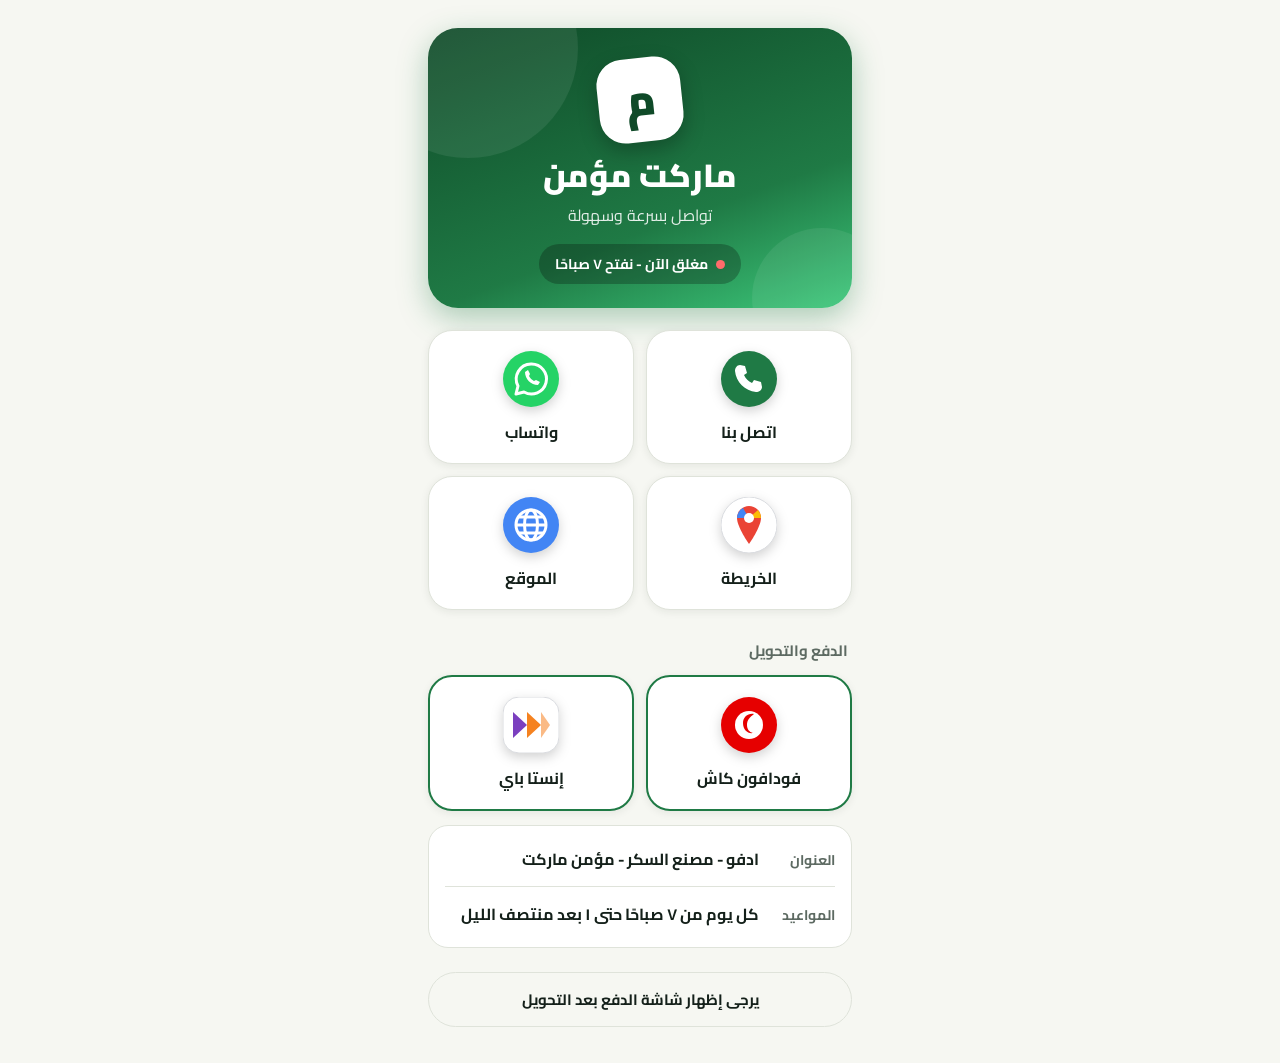
<file: index.html>
<!DOCTYPE html>
<html lang="ar" dir="rtl">
<head>
<meta charset="utf-8">
<meta name="viewport" content="width=device-width, initial-scale=1, viewport-fit=cover">
<title>ماركت مؤمن</title>
<link href="https://fonts.googleapis.com/css2?family=Cairo:wght@500;700;900&display=swap" rel="stylesheet">
<style>
:root{--bg:#f6f7f2;--card:#ffffff;--ink:#14201a;--mute:#5d6a62;--line:#dfe3da;--accent:#1f7a45;--accent-ink:#fff;--shadow:rgba(20,32,26,.08);
box-sizing:border-box;padding-top:env(safe-area-inset-top,0px);padding-bottom:env(safe-area-inset-bottom,0px)}
@media (prefers-color-scheme:dark){:root:not([data-theme="light"]){--bg:#0c0f0d;--card:#161b18;--ink:#f2f5f0;--mute:#9aa69e;--line:#27302b;--accent:#3cc77a;--accent-ink:#06210f;--shadow:rgba(0,0,0,.4)}}
:root[data-theme="dark"]{--bg:#0c0f0d;--card:#161b18;--ink:#f2f5f0;--mute:#9aa69e;--line:#27302b;--accent:#3cc77a;--accent-ink:#06210f;--shadow:rgba(0,0,0,.4)}
*{box-sizing:border-box;margin:0}
html{scroll-padding-top:env(safe-area-inset-top,0px)}
body{background:var(--bg);color:var(--ink);font-family:'Cairo',Tahoma,Arial,sans-serif;min-height:100vh;display:flex;justify-content:center}
main{width:100%;max-width:460px;padding:28px 18px 36px}
header{text-align:center;padding:10px 0 26px}
.mark{width:84px;height:84px;border-radius:26px;background:var(--accent);color:var(--accent-ink);display:grid;place-items:center;font-size:44px;font-weight:900;margin:0 auto 14px;transform:rotate(-6deg)}
h1{font-size:32px;font-weight:900;line-height:1.2}
header p{color:var(--mute);margin-top:6px;font-size:16px}
.grid{display:grid;grid-template-columns:1fr 1fr;gap:12px}
.item{background:var(--card);border:1px solid var(--line);border-radius:20px;padding:18px 10px 14px;display:flex;flex-direction:column;align-items:center;gap:10px;color:var(--ink);text-decoration:none;font:inherit;font-weight:700;font-size:16px;cursor:pointer;box-shadow:0 2px 8px var(--shadow);transition:transform .15s}
.item:active{transform:scale(.97)}
.item:focus-visible,.copy:focus-visible,.close:focus-visible{outline:3px solid var(--accent);outline-offset:2px}
.item svg{width:56px;height:56px}
.item small{color:var(--mute);font-weight:500;font-size:13px;margin-top:-6px}
h2{font-size:15px;color:var(--mute);font-weight:700;margin:26px 4px 10px}
.note{margin-top:24px;border:1.5px solid var(--line);border-radius:999px;padding:12px 16px;text-align:center;font-weight:700;font-size:15px}
.sheet-bg{position:fixed;inset:0;background:rgba(0,0,0,.55);display:none;align-items:flex-end;justify-content:center;z-index:9}
.sheet-bg.open{display:flex}
.sheet{background:var(--card);width:100%;max-width:460px;border-radius:26px 26px 0 0;padding:24px 20px calc(24px + env(safe-area-inset-bottom,0px));text-align:center}
.sheet h3{font-size:22px;font-weight:900}
.sheet p{color:var(--mute);margin:6px 0 16px}
.num{font-size:26px;font-weight:900;letter-spacing:1px;direction:ltr;background:var(--bg);border-radius:14px;padding:14px;word-break:break-all}
.copy,.close{display:block;width:100%;margin-top:12px;border:0;border-radius:14px;padding:14px;font:inherit;font-weight:900;font-size:17px;cursor:pointer}
.copy{background:var(--accent);color:var(--accent-ink)}
.close{background:transparent;color:var(--mute);font-weight:700}
.info{margin-top:14px;background:var(--card);border:1px solid var(--line);border-radius:20px;padding:6px 16px}
.row{display:flex;gap:12px;align-items:baseline;padding:12px 0;border-bottom:1px solid var(--line)}
.row:last-child{border:0}
.row b{min-width:64px;color:var(--mute);font-weight:700;font-size:14px}
.row span{font-weight:700;font-size:16px}
header{background:linear-gradient(160deg,#0f4a28,#1f7a45 65%,#3cc77a);color:#fff;border-radius:30px;padding:30px 18px 24px;margin-bottom:22px;position:relative;overflow:hidden;box-shadow:0 10px 30px rgba(31,122,69,.35)}
header::before{content:"";position:absolute;width:220px;height:220px;border-radius:50%;background:rgba(255,255,255,.08);top:-90px;left:-70px}
header::after{content:"";position:absolute;width:140px;height:140px;border-radius:50%;background:rgba(255,255,255,.07);bottom:-60px;right:-40px}
header>*{position:relative;z-index:1}
.mark{background:#fff;color:#0f4a28;box-shadow:0 8px 20px rgba(0,0,0,.25)}
header p{color:rgba(255,255,255,.88)}
.badge{display:inline-flex;align-items:center;gap:8px;margin-top:14px;background:rgba(0,0,0,.25);border-radius:999px;padding:7px 16px;font-weight:700;font-size:14px}
.badge i{width:9px;height:9px;border-radius:50%;background:#ff6b6b}
.badge.on i{background:#5dff9a;box-shadow:0 0 0 4px rgba(93,255,154,.25)}
.item{border-radius:24px;padding:20px 10px 16px}
.item svg{filter:drop-shadow(0 4px 6px rgba(0,0,0,.18))}
#pay .item{border:2px solid var(--accent)}
@media(hover:hover){.item:hover{transform:translateY(-3px)}}
main>.grid .item{animation:in .5s both}
main>.grid .item:nth-child(2){animation-delay:.06s}main>.grid .item:nth-child(3){animation-delay:.12s}main>.grid .item:nth-child(4){animation-delay:.18s}
@keyframes in{from{opacity:0;transform:translateY(14px)}}
@media(prefers-reduced-motion:reduce){main>.grid .item{animation:none}}
</style>
</head>
<body>
<main>
<header>
  <div class="mark">م</div>
  <h1>ماركت مؤمن</h1>
  <p>تواصل بسرعة وسهولة</p>
  <span class="badge" id="bd"><i></i><span id="bt"></span></span>
</header>

<div class="grid" id="contact"></div>
<h2>الدفع والتحويل</h2>
<div class="grid" id="pay"></div>
<div class="info">
  <div class="row"><b>العنوان</b><span>ادفو - مصنع السكر - مؤمن ماركت</span></div>
  <div class="row"><b>المواعيد</b><span>كل يوم من ٧ صباحًا حتى ١ بعد منتصف الليل</span></div>
</div>
<div class="note">يرجى إظهار شاشة الدفع بعد التحويل</div>
</main>
<script>
const CONFIG = {
  phone: "01111177487",
  whatsapp: "201111177486",
  maps: "https://maps.app.goo.gl/Q65ktcXpuxqyv25f9?g_st=ac",
  website: "https://mostafaemad21.github.io/moamen-market/site/",
  instapay: "https://ipn.eg/S/mo2a94/instapay/0HHmDK",
  vodafone: "https://vf.eg/vfcash?id=mt&qrId=dAqxpC",
  /* اتركها فاضية لحد ما تتوفر: */
  facebook: "", instagram: "", tiktok: "", reviews: ""
};
const svg = (bg, inner) => `<svg viewBox="0 0 56 56" aria-hidden="true">${bg}${inner}</svg>`;
const ICONS = {
  phone: svg('<circle cx="28" cy="28" r="28" fill="#1f7a45"/>','<path d="M19 14l5 1 2 7-3 2c2 4 4 6 8 8l2-3 7 2 1 5c0 3-3 5-6 5-11-1-20-10-21-21 0-3 2-6 5-6z" fill="#fff"/>'),
  facebook: svg('<circle cx="28" cy="28" r="28" fill="#1877f2"/>','<path d="M31 46V30h5l1-6h-6v-4c0-2 1-3 3-3h3v-5h-5c-5 0-7 3-7 7v5h-5v6h5v16z" fill="#fff"/>'),
  instagram: svg('<defs><linearGradient id="ig" x1="0" y1="1" x2="1" y2="0"><stop offset="0" stop-color="#feda75"/><stop offset=".4" stop-color="#fa7e1e"/><stop offset=".7" stop-color="#d62976"/><stop offset="1" stop-color="#4f5bd5"/></linearGradient></defs><rect width="56" height="56" rx="16" fill="url(#ig)"/>','<rect x="14" y="14" width="28" height="28" rx="8" fill="none" stroke="#fff" stroke-width="3"/><circle cx="28" cy="28" r="6.5" fill="none" stroke="#fff" stroke-width="3"/><circle cx="36.5" cy="19.5" r="2" fill="#fff"/>'),
  tiktok: svg('<circle cx="28" cy="28" r="28" fill="#000"/>','<path d="M30 15v16a5 5 0 1 1-5-5" fill="none" stroke="#25f4ee" stroke-width="4" stroke-linecap="round" transform="translate(-1.5 1)"/><path d="M30 15v16a5 5 0 1 1-5-5m5-11c1 4 3 6 8 6" fill="none" stroke="#fe2c55" stroke-width="4" stroke-linecap="round" transform="translate(1.5 -1)"/><path d="M30 15v16a5 5 0 1 1-5-5m5-11c1 4 3 6 8 6" fill="none" stroke="#fff" stroke-width="4" stroke-linecap="round"/>'),
  whatsapp: svg('<circle cx="28" cy="28" r="28" fill="#25d366"/>','<path d="M28 13a15 15 0 0 0-13 22l-2 8 8-2a15 15 0 1 0 7-28z" fill="none" stroke="#fff" stroke-width="3" stroke-linejoin="round"/><path d="M22 21c0 7 6 13 13 13l2-3-4-2-2 1c-2-1-4-3-5-5l1-2-2-4z" fill="#fff"/>'),
  maps: svg('<circle cx="28" cy="28" r="28" fill="#fff" stroke="#dadce0"/>','<path d="M28 9a12 12 0 0 0-12 12c0 9 12 26 12 26s12-17 12-26A12 12 0 0 0 28 9z" fill="#ea4335"/><path d="M16 21a12 12 0 0 1 6-10l6 10z" fill="#4285f4"/><path d="M40 21a12 12 0 0 0-3-8l-9 8z" fill="#fbbc04"/><circle cx="28" cy="21" r="5" fill="#fff"/>'),
  reviews: svg('<circle cx="28" cy="28" r="28" fill="#fff" stroke="#dadce0"/>','<text x="28" y="35" text-anchor="middle" font-family="Arial" font-weight="700" font-size="30" fill="#4285f4">G</text><text x="28" y="48" text-anchor="middle" font-size="9" fill="#fbbc04">★★★★★</text>'),
  website: svg('<circle cx="28" cy="28" r="28" fill="#4285f4"/>','<g fill="none" stroke="#fff" stroke-width="3"><circle cx="28" cy="28" r="15"/><ellipse cx="28" cy="28" rx="6.5" ry="15"/><path d="M13 28h30M16 20h24M16 36h24"/></g>'),
  vodafone: svg('<circle cx="28" cy="28" r="28" fill="#e60000"/>','<circle cx="28" cy="28" r="14" fill="#fff"/><path d="M33 17c-6-1-11 3-11 9 0 7 5 11 10 10-4-1-6-4-6-8 0-5 3-8 7-11z" fill="#e60000"/>'),
  instapay: svg('<rect width="56" height="56" rx="16" fill="#fff" stroke="#dadce0"/>','<path d="M10 15l14 13-14 13z" fill="#7b3fbf"/><path d="M24 15l14 13-14 13z" fill="#f58220"/><path d="M38 15l9 13-9 13z" fill="#f58220" opacity=".55"/>')
};

const items = [
  ["phone","اتصل بنا","tel:"+CONFIG.phone],
  ["whatsapp","واتساب","https://wa.me/"+CONFIG.whatsapp],
  ["maps","الخريطة",CONFIG.maps],
  ["website","الموقع",CONFIG.website],
  ["facebook","فيسبوك",CONFIG.facebook],
  ["instagram","انستجرام",CONFIG.instagram],
  ["tiktok","تيك توك",CONFIG.tiktok],
  ["reviews","قيّمنا على جوجل",CONFIG.reviews]
].filter(i=>i[2]);
const pay = [["vodafone","فودافون كاش",CONFIG.vodafone],["instapay","إنستا باي",CONFIG.instapay]];
const a = ([k,t,h]) => `<a class="item" href="${h}" ${h.startsWith('tel:')?'':'target="_blank" rel="noopener"'}>${ICONS[k]}<span>${t}</span></a>`;
document.getElementById('contact').innerHTML = items.map(a).join('');
document.getElementById('pay').innerHTML = pay.map(a).join('');
const h=+new Intl.DateTimeFormat('en',{hour:'numeric',hour12:false,timeZone:'Africa/Cairo'}).format(new Date())%24;
const on=h>=7||h<1;document.getElementById('bd').classList.toggle('on',on);
document.getElementById('bt').textContent=on?'مفتوح الآن حتى ١ بعد منتصف الليل':'مغلق الآن - نفتح ٧ صباحًا';
</script>
</body>
</html>
</file>
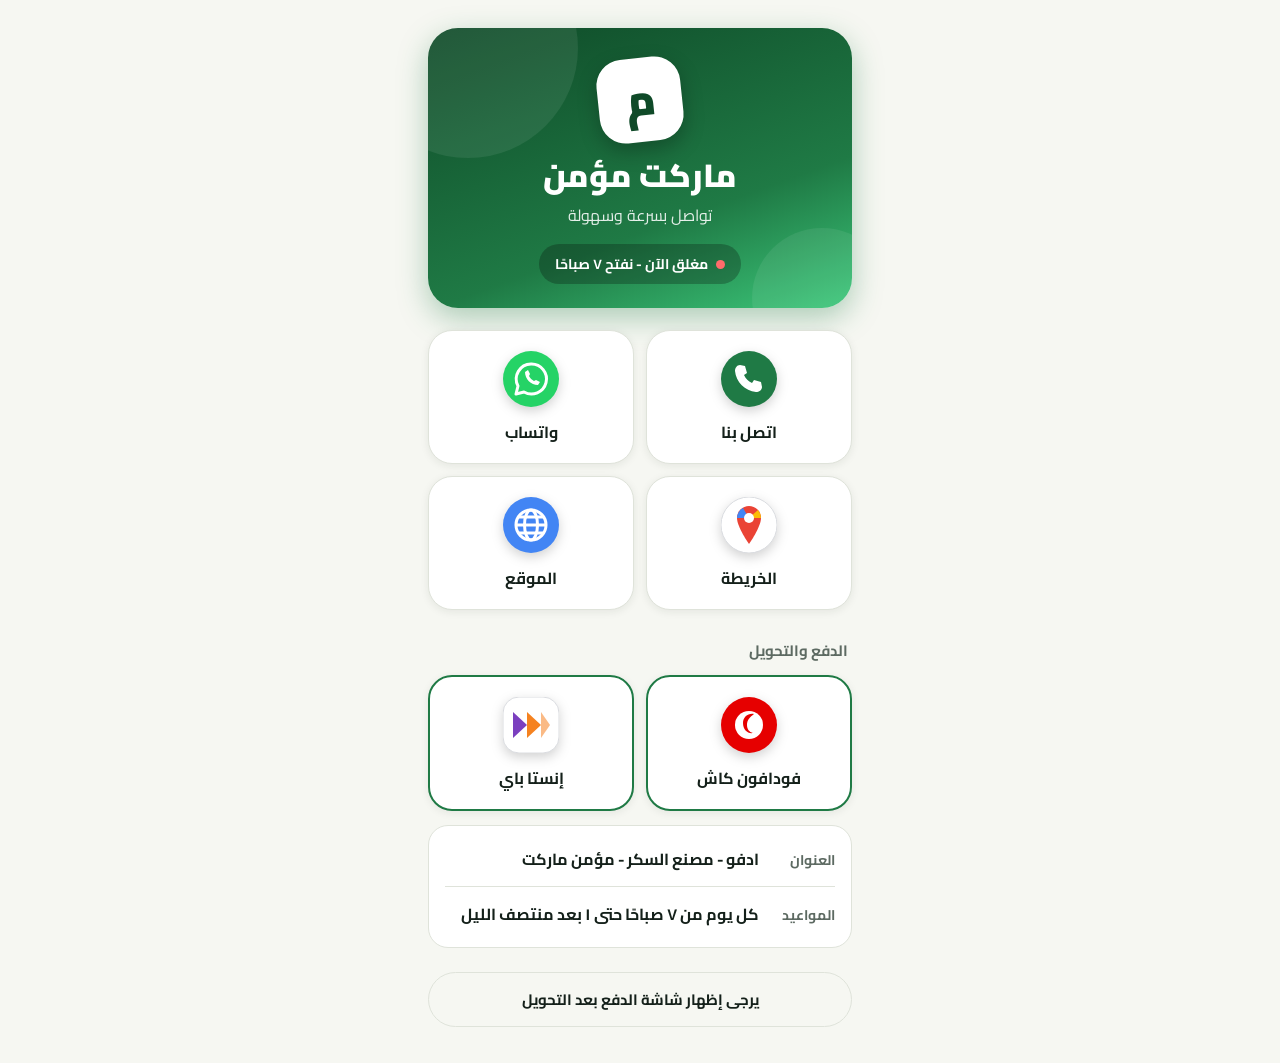
<file: simple/index.html>
<!doctype html>
<html lang="ar" dir="rtl">
  <head>
    <meta charset="utf-8" />
    <meta name="viewport" content="width=device-width, initial-scale=1" />
    <title>سوبر ماركت مؤمن</title>
    <meta http-equiv="refresh" content="0;url=../" />
    <link rel="canonical" href="../" />
    <style>
      html, body { margin: 0; height: 100%; }
      body {
        display: grid;
        place-items: center;
        background: #f4faf7;
        color: #0b4433;
        font-family: "Cairo", "Tajawal", "Segoe UI", system-ui, sans-serif;
        text-align: center;
        padding: 24px;
      }
      a { color: #0b4433; font-weight: 800; }
    </style>
    <script>
      location.replace("../");
    </script>
  </head>
  <body>
    <div>
      <p>جاري التحويل…</p>
      <p><a href="../">اضغط هنا لو الصفحة ما فتحتش لوحدها</a></p>
    </div>
  </body>
</html>
</file>
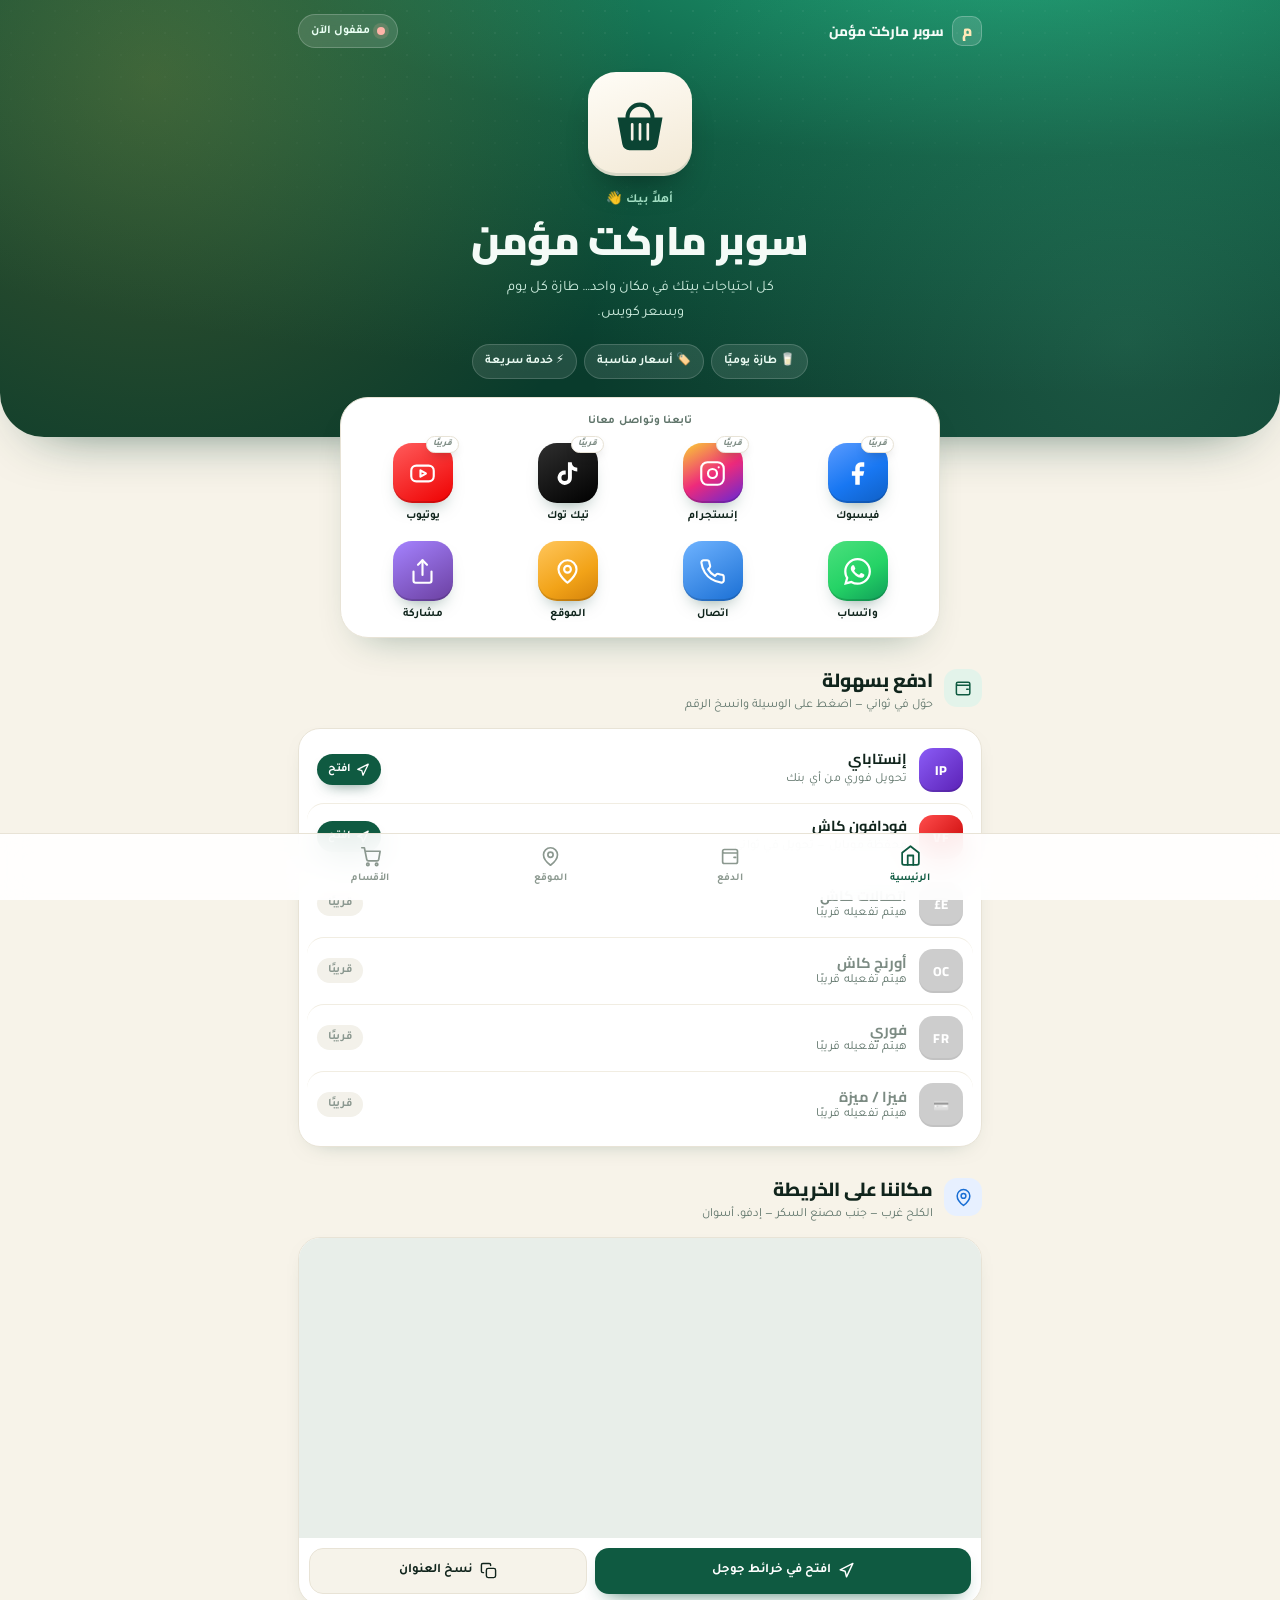
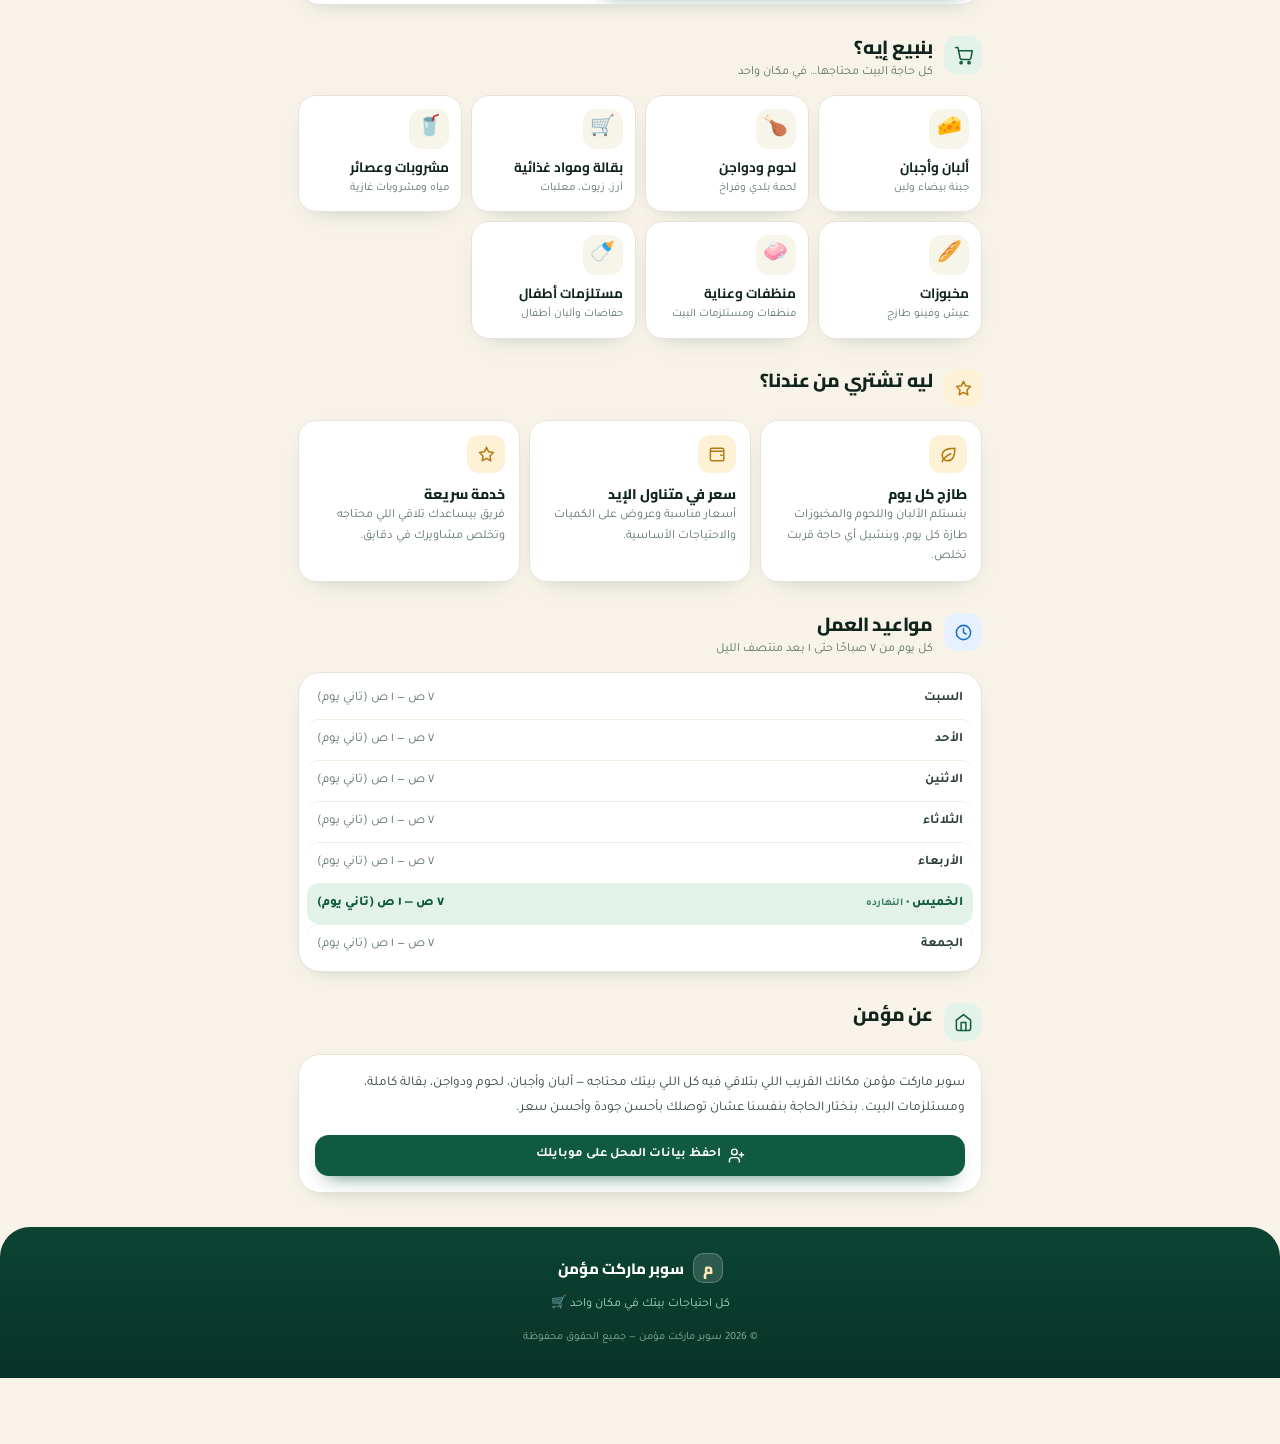
<file: site/index.html>
<!doctype html>
<html lang="ar" dir="rtl">
  <head>
    <meta charset="utf-8" />
    <meta name="viewport" content="width=device-width, initial-scale=1, viewport-fit=cover" />
    <title>سوبر ماركت مؤمن | كل احتياجات بيتك في مكان واحد</title>
    <meta
      name="description"
      content="سوبر ماركت مؤمن — ألبان وأجبان، لحوم ودواجن، بقالة كاملة ومستلزمات البيت. ادفع بإنستاباي أو فودافون كاش، وشوف مكاننا على الخريطة."
    />
    <meta name="theme-color" content="#0b4433" />
    <meta name="color-scheme" content="light" />

    <meta property="og:type" content="website" />
    <meta property="og:locale" content="ar_EG" />
    <meta property="og:title" content="سوبر ماركت مؤمن" />
    <meta
      property="og:description"
      content="كل احتياجات بيتك في مكان واحد — طازة كل يوم وبسعر كويس."
    />
    <meta property="og:image" content="../assets/img/logo.svg" />

    <link rel="icon" href="../assets/img/logo.svg" type="image/svg+xml" />
    <link rel="apple-touch-icon" href="../assets/img/logo.svg" />

    <link rel="preconnect" href="https://fonts.googleapis.com" />
    <link rel="preconnect" href="https://fonts.gstatic.com" crossorigin />
    <link
      href="https://fonts.googleapis.com/css2?family=Cairo:wght@700;800;900&family=Tajawal:wght@400;500;700&display=swap"
      rel="stylesheet"
    />
    <link rel="stylesheet" href="../assets/css/styles.css?v=2" />

    <script type="application/ld+json">
      {
        "@context": "https://schema.org",
        "@type": "GroceryStore",
        "name": "سوبر ماركت مؤمن",
        "description": "سوبر ماركت يبيع الألبان والأجبان واللحوم والبقالة وكل مستلزمات البيت.",
        "telephone": "+201111177487",
        "address": {
          "@type": "PostalAddress",
          "streetAddress": "الكلح غرب — جنب مصنع السكر",
          "addressLocality": "إدفو، أسوان",
          "addressCountry": "EG"
        },
        "openingHoursSpecification": {
          "@type": "OpeningHoursSpecification",
          "dayOfWeek": [
            "Saturday",
            "Sunday",
            "Monday",
            "Tuesday",
            "Wednesday",
            "Thursday",
            "Friday"
          ],
          "opens": "07:00",
          "closes": "01:00"
        },
        "paymentAccepted": "Cash, InstaPay, Vodafone Cash",
        "geo": {
          "@type": "GeoCoordinates",
          "latitude": 25.046378,
          "longitude": 32.855503
        },
        "hasMap": "https://maps.app.goo.gl/Q65ktcXpuxqyv25f9"
      }
    </script>
  </head>

  <body>
    <a class="skip-link" href="#main">تخطى إلى المحتوى</a>

    <!-- ================= أيقونات ================= -->
    <svg class="sprite" aria-hidden="true" focusable="false">
      <symbol id="i-phone" viewBox="0 0 24 24">
        <path
          d="M22 16.92v3a2 2 0 0 1-2.18 2 19.79 19.79 0 0 1-8.63-3.07 19.5 19.5 0 0 1-6-6 19.79 19.79 0 0 1-3.07-8.67A2 2 0 0 1 4.11 2h3a2 2 0 0 1 2 1.72c.13.96.36 1.9.7 2.81a2 2 0 0 1-.45 2.11L8.09 9.91a16 16 0 0 0 6 6l1.27-1.27a2 2 0 0 1 2.11-.45c.91.34 1.85.57 2.81.7A2 2 0 0 1 22 16.92Z"
        />
      </symbol>
      <symbol id="i-whatsapp" viewBox="0 0 24 24">
        <path
          d="M17.47 14.38c-.3-.15-1.76-.87-2.03-.97-.27-.1-.47-.15-.67.15-.2.3-.77.97-.94 1.16-.17.2-.35.22-.64.08-.3-.15-1.26-.47-2.39-1.48-.88-.79-1.48-1.76-1.65-2.06-.18-.3-.02-.46.13-.6.13-.14.3-.35.44-.52.15-.18.2-.3.3-.5.1-.2.05-.37-.02-.52-.08-.15-.67-1.61-.92-2.2-.24-.58-.49-.5-.67-.51h-.57c-.2 0-.52.07-.79.37-.27.3-1.04 1.02-1.04 2.48s1.07 2.87 1.22 3.07c.15.2 2.09 3.2 5.07 4.49.71.3 1.26.49 1.7.62.71.23 1.36.2 1.87.12.57-.09 1.75-.72 2-1.41.25-.7.25-1.29.18-1.42-.08-.12-.28-.2-.57-.34m-5.42 7.4h-.01a9.87 9.87 0 0 1-5.03-1.38l-.36-.21-3.74.98 1-3.65-.24-.37a9.86 9.86 0 0 1-1.51-5.26C2.16 6.44 6.6 2 12.05 2c2.64 0 5.12 1.03 6.99 2.9a9.83 9.83 0 0 1 2.89 6.99c0 5.45-4.44 9.89-9.88 9.89m8.41-18.3A11.82 11.82 0 0 0 12.05 0C5.5 0 .16 5.34.16 11.9c0 2.1.55 4.14 1.59 5.95L.06 24l6.3-1.65a11.88 11.88 0 0 0 5.68 1.45h.01c6.55 0 11.89-5.34 11.89-11.9 0-3.17-1.24-6.16-3.48-8.41Z"
        />
      </symbol>
      <symbol id="i-pin" viewBox="0 0 24 24">
        <path d="M20 10c0 6-8 12-8 12s-8-6-8-12a8 8 0 0 1 16 0Z" />
        <circle cx="12" cy="10" r="3" />
      </symbol>
      <symbol id="i-share" viewBox="0 0 24 24">
        <path d="M4 12v8a2 2 0 0 0 2 2h12a2 2 0 0 0 2-2v-8" />
        <path d="m16 6-4-4-4 4" />
        <path d="M12 2v13" />
      </symbol>
      <symbol id="i-copy" viewBox="0 0 24 24">
        <rect x="9" y="9" width="13" height="13" rx="2.5" />
        <path d="M5 15H4a2 2 0 0 1-2-2V4a2 2 0 0 1 2-2h9a2 2 0 0 1 2 2v1" />
      </symbol>
      <symbol id="i-check" viewBox="0 0 24 24">
        <path d="M20 6 9 17l-5-5" />
      </symbol>
      <symbol id="i-clock" viewBox="0 0 24 24">
        <circle cx="12" cy="12" r="9" />
        <path d="M12 7v5l3.5 2" />
      </symbol>
      <symbol id="i-navigate" viewBox="0 0 24 24">
        <path d="M3 11 21 2l-9 19-2-8-7-2Z" />
      </symbol>
      <symbol id="i-star" viewBox="0 0 24 24">
        <path d="m12 3 2.7 5.6 6.1.9-4.4 4.3 1 6.1-5.4-2.9-5.4 2.9 1-6.1L3.2 9.5l6.1-.9Z" />
      </symbol>
      <symbol id="i-leaf" viewBox="0 0 24 24">
        <path d="M11 20A7 7 0 0 1 4 13c0-5 4-9 16-9 0 12-4 16-9 16Z" />
        <path d="M4 21c2-5 6-8 11-10" />
      </symbol>
      <symbol id="i-wallet" viewBox="0 0 24 24">
        <path d="M20 8V6a2 2 0 0 0-2-2H5a2 2 0 0 0 0 4h15v10a2 2 0 0 1-2 2H5a2 2 0 0 1-2-2V6" />
        <path d="M16 13h2" />
      </symbol>
      <symbol id="i-user-plus" viewBox="0 0 24 24">
        <path d="M16 21v-2a4 4 0 0 0-4-4H6a4 4 0 0 0-4 4v2" />
        <circle cx="9" cy="7" r="4" />
        <path d="M19 8v6M22 11h-6" />
      </symbol>
      <symbol id="i-instagram" viewBox="0 0 24 24">
        <rect x="2" y="2" width="20" height="20" rx="5.5" />
        <circle cx="12" cy="12" r="4" />
        <path d="M17.5 6.5h.01" />
      </symbol>
      <symbol id="i-facebook" viewBox="0 0 24 24">
        <path d="M18 2h-3a5 5 0 0 0-5 5v3H7v4h3v8h4v-8h3l1-4h-4V7a1 1 0 0 1 1-1h3Z" />
      </symbol>
      <symbol id="i-tiktok" viewBox="0 0 24 24">
        <path
          d="M19.6 6.7a4.8 4.8 0 0 1-3.8-4.2V2h-3.4v13.7a2.9 2.9 0 1 1-2.9-2.9c.3 0 .6 0 .9.1V9.4a6.8 6.8 0 0 0-1-.05A6.33 6.33 0 0 0 5 20.1a6.34 6.34 0 0 0 10.9-4.4v-7a8.2 8.2 0 0 0 4.8 1.5V6.8a4.9 4.9 0 0 1-1-.1Z"
        />
      </symbol>
      <symbol id="i-youtube" viewBox="0 0 24 24">
        <rect x="2" y="5" width="20" height="14" rx="4.5" />
        <path d="m10.2 9.2 4.8 2.8-4.8 2.8Z" />
      </symbol>
      <symbol id="i-home" viewBox="0 0 24 24">
        <path d="m3 9 9-7 9 7v11a2 2 0 0 1-2 2H5a2 2 0 0 1-2-2Z" />
        <path d="M9 22V12h6v10" />
      </symbol>
      <symbol id="i-cart" viewBox="0 0 24 24">
        <circle cx="9" cy="21" r="1.4" />
        <circle cx="19" cy="21" r="1.4" />
        <path d="M2 2h3l2.7 13.4a2 2 0 0 0 2 1.6h9.7a2 2 0 0 0 2-1.6L23 6H6" />
      </symbol>
      <symbol id="i-sparkle" viewBox="0 0 24 24">
        <path d="M12 2.5 14.4 9 21 11.5 14.4 14 12 20.5 9.6 14 3 11.5 9.6 9Z" />
      </symbol>
    </svg>

    <header class="hero">
      <div class="hero-deco" aria-hidden="true"></div>

      <div class="wrap topbar">
        <div class="brand-mini">
          <span class="brand-mini-mark">م</span>
          <span class="brand-mini-name">سوبر ماركت مؤمن</span>
        </div>
        <span class="status-pill" id="statusPill" aria-live="polite">
          <i class="dot"></i><span class="status-text">جاري التحقق…</span>
        </span>
      </div>

      <div class="wrap hero-inner">
        <div class="brand-mark" aria-hidden="true">
          <svg viewBox="0 0 512 512">
            <path
              d="M176 214c0-46 36-82 80-82s80 36 80 82"
              fill="none"
              stroke="#0b4433"
              stroke-width="26"
              stroke-linecap="round"
            />
            <path
              d="M112 214h288l-31 172a46 46 0 0 1-45.5 38H188.5A46 46 0 0 1 143 386Z"
              fill="#0b4433"
            />
            <path
              d="M206 258v96M256 258v96M306 258v96"
              stroke="#f7f2e7"
              stroke-width="17"
              stroke-linecap="round"
            />
          </svg>
        </div>

        <p class="hello">أهلاً بيك 👋</p>
        <h1 id="siteName">سوبر ماركت مؤمن</h1>
        <p class="tagline" id="tagline">
          كل احتياجات بيتك في مكان واحد… طازة كل يوم وبسعر كويس.
        </p>

        <ul class="chips" id="chips">
          <li>🥛 طازة يوميًا</li>
          <li>🏷️ أسعار مناسبة</li>
          <li>⚡ خدمة سريعة</li>
        </ul>
      </div>
    </header>

    <main id="main">
      <!-- ============ شبكة الأيقونات ============ -->
      <section class="wrap hub" aria-labelledby="hubTitle">
        <h2 class="hub-title" id="hubTitle">تابعنا وتواصل معانا</h2>
        <div class="hub-grid" id="hubList"></div>
      </section>

      <!-- ============ الدفع ============ -->
      <section class="wrap block" id="pay" aria-labelledby="payTitle">
        <div class="sec-head">
          <span class="sec-ic"><svg><use href="#i-wallet" /></svg></span>
          <div>
            <h2 class="sec-title" id="payTitle">ادفع بسهولة</h2>
            <p class="sec-sub">حوّل في ثواني — اضغط على الوسيلة وانسخ الرقم</p>
          </div>
        </div>
        <div class="panel" id="payList"></div>
      </section>

      <!-- ============ الموقع ============ -->
      <section class="wrap block" id="location" aria-labelledby="locTitle">
        <div class="sec-head">
          <span class="sec-ic blue"><svg><use href="#i-pin" /></svg></span>
          <div>
            <h2 class="sec-title" id="locTitle">مكاننا على الخريطة</h2>
            <p class="sec-sub" id="addrLine">العنوان</p>
          </div>
        </div>

        <div class="map-card">
          <iframe
            id="mapFrame"
            title="موقع سوبر ماركت مؤمن على خريطة جوجل"
            loading="lazy"
            referrerpolicy="no-referrer-when-downgrade"
            allowfullscreen
          ></iframe>
          <div class="map-actions">
            <a class="btn btn-primary" id="btnMap" href="#" target="_blank" rel="noopener">
              <svg><use href="#i-navigate" /></svg> افتح في خرائط جوجل
            </a>
            <button class="btn btn-ghost" id="btnCopyAddr" type="button">
              <svg><use href="#i-copy" /></svg> نسخ العنوان
            </button>
          </div>
        </div>
      </section>

      <!-- ============ الأقسام ============ -->
      <section class="wrap block" id="categories" aria-labelledby="catTitle">
        <div class="sec-head">
          <span class="sec-ic green"><svg><use href="#i-cart" /></svg></span>
          <div>
            <h2 class="sec-title" id="catTitle">بنبيع إيه؟</h2>
            <p class="sec-sub">كل حاجة البيت محتاجها… في مكان واحد</p>
          </div>
        </div>
        <div class="cat-grid" id="catList"></div>
      </section>

      <!-- ============ ليه إحنا ============ -->
      <section class="wrap block" id="why" aria-labelledby="whyTitle">
        <div class="sec-head">
          <span class="sec-ic amber"><svg><use href="#i-star" /></svg></span>
          <div>
            <h2 class="sec-title" id="whyTitle">ليه تشتري من عندنا؟</h2>
          </div>
        </div>
        <div class="feature-list" id="featureList"></div>
      </section>

      <!-- ============ المواعيد ============ -->
      <section class="wrap block" id="hours" aria-labelledby="hoursTitle">
        <div class="sec-head">
          <span class="sec-ic blue"><svg><use href="#i-clock" /></svg></span>
          <div>
            <h2 class="sec-title" id="hoursTitle">مواعيد العمل</h2>
            <p class="sec-sub" id="hoursLine"></p>
          </div>
        </div>
        <div class="panel hours-panel" id="hoursList"></div>
      </section>

      <!-- ============ عن المحل ============ -->
      <section class="wrap block" id="about" aria-labelledby="aboutTitle">
        <div class="sec-head">
          <span class="sec-ic green"><svg><use href="#i-home" /></svg></span>
          <div>
            <h2 class="sec-title" id="aboutTitle">عن مؤمن</h2>
          </div>
        </div>
        <div class="panel about-panel">
          <p id="aboutText"></p>
          <button class="btn btn-primary wide" id="btnVcard" type="button">
            <svg><use href="#i-user-plus" /></svg> احفظ بيانات المحل على موبايلك
          </button>
        </div>
      </section>

      <noscript>
        <div class="wrap block">
          <div class="panel note">
            <p>
              لتشغيل كل خصائص الصفحة (نسخ الأرقام والخريطة) فعّل الجافاسكريبت.
              للتواصل: <strong>01111177487</strong>
            </p>
          </div>
        </div>
      </noscript>
    </main>

    <footer class="site-footer">
      <div class="wrap">
        <div class="foot-brand">
          <span class="brand-mini-mark">م</span>
          <span>سوبر ماركت مؤمن</span>
        </div>
        <p class="foot-line">كل احتياجات بيتك في مكان واحد 🛒</p>
        <p class="foot-copy">© <span id="year"></span> سوبر ماركت مؤمن — جميع الحقوق محفوظة</p>
      </div>
    </footer>

    <!-- ============ شريط سفلي ============ -->
    <nav class="tabbar" aria-label="تنقل سريع">
      <div class="tabbar-inner">
        <a class="tab is-active" href="#main" data-target="main">
          <svg><use href="#i-home" /></svg><span>الرئيسية</span>
        </a>
        <a class="tab" href="#pay" data-target="pay">
          <svg><use href="#i-wallet" /></svg><span>الدفع</span>
        </a>
        <a class="tab" href="#location" data-target="location">
          <svg><use href="#i-pin" /></svg><span>الموقع</span>
        </a>
        <a class="tab" href="#categories" data-target="categories">
          <svg><use href="#i-cart" /></svg><span>الأقسام</span>
        </a>
      </div>
    </nav>

    <div class="toast" id="toast" role="status" aria-live="polite">
      <span class="toast-ic"><svg><use href="#i-check" /></svg></span>
      <span class="toast-text"></span>
    </div>

    <script src="../assets/js/config.js?v=2"></script>
    <script src="../assets/js/app.js?v=2"></script>
  </body>
</html>
</file>
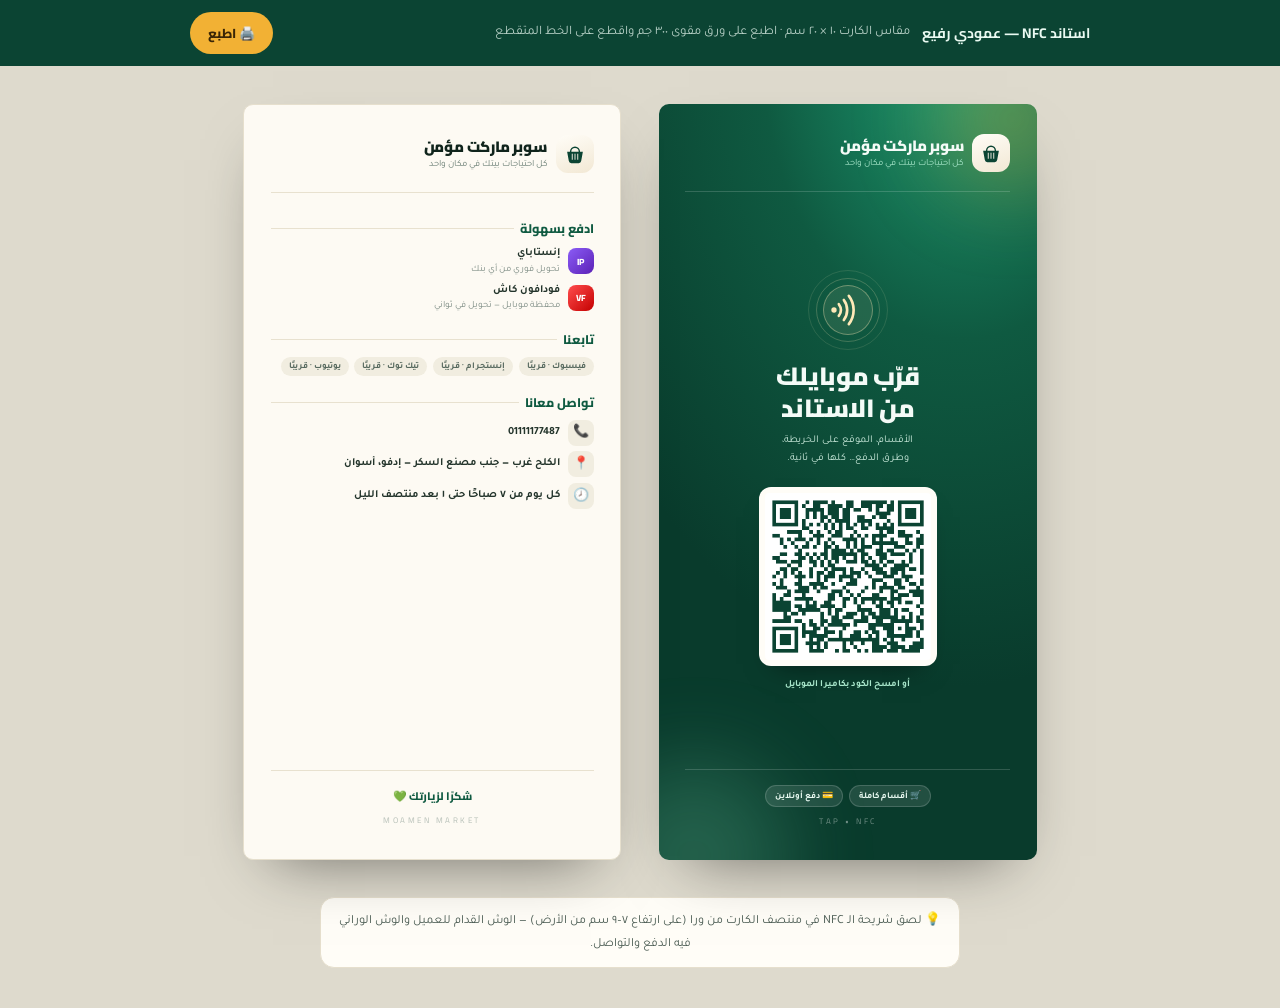
<file: stand.html>
<!doctype html>
<html lang="ar" dir="rtl">
  <head>
    <meta charset="utf-8" />
    <meta name="viewport" content="width=device-width, initial-scale=1" />
    <title>استاند سوبر ماركت مؤمن — جاهز للطباعة</title>
    <meta name="robots" content="noindex" />
    <link rel="icon" href="assets/img/logo.svg" type="image/svg+xml" />
    <link rel="preconnect" href="https://fonts.googleapis.com" />
    <link rel="preconnect" href="https://fonts.gstatic.com" crossorigin />
    <link
      href="https://fonts.googleapis.com/css2?family=Cairo:wght@700;800;900&family=Tajawal:wght@400;500;700&display=swap"
      rel="stylesheet"
    />
    <link rel="stylesheet" href="assets/css/stand.css" />
  </head>
  <body>
    <div class="toolbar no-print">
      <div class="toolbar-in">
        <strong>استاند NFC — عمودي رفيع</strong>
        <span>مقاس الكارت ١٠ × ٢٠ سم · اطبع على ورق مقوى ٣٠٠ جم واقطع على الخط المتقطع</span>
        <button type="button" id="printBtn">🖨️ اطبع</button>
      </div>
    </div>

    <main class="sheet">
      <!-- ================= الوش القدام ================= -->
      <section class="card card-front" aria-label="الوش القدام من الاستاند">
        <div class="glow g1" aria-hidden="true"></div>
        <div class="glow g2" aria-hidden="true"></div>

        <header class="c-head">
          <div class="c-mark" aria-hidden="true">
            <svg viewBox="0 0 512 512">
              <path
                d="M176 214c0-46 36-82 80-82s80 36 80 82"
                fill="none"
                stroke="#0b4433"
                stroke-width="26"
                stroke-linecap="round"
              />
              <path
                d="M112 214h288l-31 172a46 46 0 0 1-45.5 38H188.5A46 46 0 0 1 143 386Z"
                fill="#0b4433"
              />
              <path
                d="M206 258v96M256 258v96M306 258v96"
                stroke="#f7f2e7"
                stroke-width="17"
                stroke-linecap="round"
              />
            </svg>
          </div>
          <div class="c-brand">
            <span class="c-name">سوبر ماركت مؤمن</span>
            <span class="c-sub">كل احتياجات بيتك في مكان واحد</span>
          </div>
        </header>

        <div class="c-main">
          <div class="nfc" aria-hidden="true">
            <span class="ring r1"></span>
            <span class="ring r2"></span>
            <span class="ring r3"></span>
            <svg viewBox="0 0 24 24" class="nfc-icon">
              <path d="M6.5 8.5a6 6 0 0 1 0 7" />
              <path d="M9.5 6a10 10 0 0 1 0 12" />
              <path d="M12.5 3.5a14 14 0 0 1 0 17" />
              <circle cx="3.6" cy="12" r="1.6" class="dot" />
            </svg>
          </div>

          <h1>قرّب موبايلك<br />من الاستاند</h1>
          <p class="c-lead">الأقسام، الموقع على الخريطة، وطرق الدفع… كلها في ثانية.</p>

          <div class="qr-box">
            <img id="qrImg" alt="كود QR لفتح صفحة سوبر ماركت مؤمن" width="200" height="200" />
          </div>
          <span class="qr-cap">أو امسح الكود بكاميرا الموبايل</span>
        </div>

        <footer class="c-foot">
          <div class="pills">
            <span>🛒 أقسام كاملة</span>
            <span>💳 دفع أونلاين</span>
          </div>
          <p class="tap">TAP&nbsp;•&nbsp;NFC</p>
        </footer>
      </section>

      <!-- ================= الوش الوراني ================= -->
      <section class="card card-back" aria-label="الوش الوراني من الاستاند">
        <header class="c-head">
          <div class="c-mark" aria-hidden="true">
            <svg viewBox="0 0 512 512">
              <path
                d="M176 214c0-46 36-82 80-82s80 36 80 82"
                fill="none"
                stroke="#0b4433"
                stroke-width="26"
                stroke-linecap="round"
              />
              <path
                d="M112 214h288l-31 172a46 46 0 0 1-45.5 38H188.5A46 46 0 0 1 143 386Z"
                fill="#0b4433"
              />
              <path
                d="M206 258v96M256 258v96M306 258v96"
                stroke="#f7f2e7"
                stroke-width="17"
                stroke-linecap="round"
              />
            </svg>
          </div>
          <div class="c-brand">
            <span class="c-name">سوبر ماركت مؤمن</span>
            <span class="c-sub">كل احتياجات بيتك في مكان واحد</span>
          </div>
        </header>

        <div class="b-main">
          <h2>ادفع بسهولة</h2>
          <div class="b-pay" id="bPay"></div>

          <h2>تابعنا</h2>
          <div class="b-social" id="bSocial"></div>

          <h2>تواصل معانا</h2>
          <div class="b-contact" id="bContact"></div>
        </div>

        <footer class="c-foot b-foot">
          <p class="b-thanks">شكرًا لزيارتك 💚</p>
          <p class="tap dark">MOAMEN&nbsp;MARKET</p>
        </footer>
      </section>
    </main>

    <p class="hint no-print">
      💡 لصق شريحة الـ NFC في منتصف الكارت من ورا (على ارتفاع ٧–٩ سم من الأرض) — الوش
      القدام للعميل والوش الوراني فيه الدفع والتواصل.
    </p>

    <script src="assets/js/config.js"></script>
    <script>
      (function () {
        var S = window.SITE || {};
        var params = new URLSearchParams(location.search);
        var override = params.get("url");
        var target = override || S.siteUrl || location.href.replace(/stand\.html.*$/, "");

        var qr = document.getElementById("qrImg");
        var apiSrc =
          "https://api.qrserver.com/v1/create-qr-code/?size=600x600&margin=0&color=0b4433&bgcolor=ffffff&data=" +
          encodeURIComponent(target);

        // الافتراضي: صورة QR محلية جاهزة (بتشتغل من غير نت وقت الطباعة)
        qr.src = override ? apiSrc : "assets/img/qr.png";
        qr.addEventListener("error", function () {
          if (qr.src.indexOf("qr.png") > -1) {
            qr.src = apiSrc;
            return;
          }
          var box = qr.parentNode;
          box.innerHTML = '<span class="qr-fallback">' + target + "</span>";
        });

        document.getElementById("printBtn").addEventListener("click", function () {
          window.print();
        });

        // الوش الوراني: الدفع
        var pay = (S.payments || []).filter(function (p) { return p.active; }).slice(0, 3);
        document.getElementById("bPay").innerHTML = pay
          .map(function (p) {
            return (
              '<div class="b-row">' +
              '<span class="b-logo" style="background:' + (p.color || "#0f5a41") + '">' +
              (p.logo || p.name.charAt(0)) +
              "</span>" +
              '<span class="b-row-main"><b>' + p.name + "</b><i>" + (p.note || "") + "</i></span>" +
              "</div>"
            );
          })
          .join("");

        // الوش الوراني: السوشيال
        var soc = S.socials || [];
        document.getElementById("bSocial").innerHTML = soc
          .map(function (s) {
            return (
              '<span class="b-chip">' + s.name + (s.soon || !s.url ? " · قريبًا" : "") + "</span>"
            );
          })
          .join("");

        // الوش الوراني: التواصل
        var items = [];
        if (S.phone) items.push(["📞", S.phone]);
        if (S.address) items.push(["📍", S.address + (S.city ? " — " + S.city : "")]);
        if (S.hoursText) items.push(["🕗", S.hoursText]);
        document.getElementById("bContact").innerHTML = items
          .map(function (it) {
            return (
              '<div class="b-row"><span class="b-emoji">' + it[0] + "</span>" +
              '<span class="b-row-main"><b>' + it[1] + "</b></span></div>"
            );
          })
          .join("");

        var nameEl = document.querySelector(".card-front .c-name");
        if (nameEl && S.name) nameEl.textContent = S.name;
      })();
    </script>
  </body>
</html>
</file>
<file: assets/css/styles.css>
/* ============================================================
   سوبر ماركت مؤمن — ستايل الصفحة
   ============================================================ */

/* ---------- Tokens ---------- */
:root {
  --bg: #f7f3e9;
  --surface: #ffffff;
  --ink: #10241c;
  --muted: #60756b;
  --green: #0f5a41;
  --green-700: #14795a;
  --green-100: #e3f3ea;
  --amber: #f2b134;
  --amber-soft: #fdf1d6;
  --blue-soft: #e7f0ff;
  --blue: #1a6fd4;
  --line: #e8e3d6;
  --radius: 22px;
  --shadow: 0 18px 40px -24px rgba(11, 68, 51, 0.45);
  --shadow-sm: 0 8px 24px -18px rgba(11, 68, 51, 0.5);
  --nav-h: 66px;
  --font-head: "Cairo", "Segoe UI", system-ui, sans-serif;
  --font-body: "Tajawal", "Segoe UI", system-ui, sans-serif;
}

/* ---------- Reset ---------- */
*,
*::before,
*::after {
  box-sizing: border-box;
}

html {
  -webkit-text-size-adjust: 100%;
  scroll-behavior: smooth;
  scroll-padding-top: 18px;
}

body {
  margin: 0;
  background: var(--bg);
  color: var(--ink);
  font-family: var(--font-body);
  font-size: 15px;
  line-height: 1.7;
  -webkit-font-smoothing: antialiased;
  text-rendering: optimizeLegibility;
  overflow-x: hidden;
  padding-bottom: calc(var(--nav-h) + env(safe-area-inset-bottom));
}

h1,
h2,
h3 {
  font-family: var(--font-head);
  line-height: 1.35;
  margin: 0;
}

p {
  margin: 0;
}

a {
  color: inherit;
  text-decoration: none;
}

button {
  font-family: inherit;
  color: inherit;
}

img,
svg {
  max-width: 100%;
}

.sprite {
  position: absolute;
  width: 0;
  height: 0;
  overflow: hidden;
}

.wrap {
  width: 100%;
  max-width: 720px;
  margin-inline: auto;
  padding-inline: 18px;
}

.skip-link {
  position: absolute;
  inset-inline-start: 12px;
  top: -60px;
  z-index: 99;
  background: var(--green);
  color: #fff;
  padding: 10px 16px;
  border-radius: 12px;
  transition: top 0.2s;
}
.skip-link:focus {
  top: 12px;
}

:focus-visible {
  outline: 3px solid var(--amber);
  outline-offset: 3px;
  border-radius: 14px;
}

/* ============================================================
   Hero
   ============================================================ */
.hero {
  position: relative;
  overflow: hidden;
  background: radial-gradient(120% 100% at 78% -10%, #1d9c72 0%, #0f5a41 46%, #093b2c 100%);
  color: #f4fbf7;
  border-end-start-radius: 34px;
  border-end-end-radius: 34px;
  padding-bottom: 58px;
  box-shadow: 0 24px 60px -40px rgba(9, 59, 44, 0.9);
}

.hero-deco {
  position: absolute;
  inset: 0;
  pointer-events: none;
  background:
    radial-gradient(circle at 12% 18%, rgba(242, 177, 52, 0.22), transparent 42%),
    radial-gradient(circle at 88% 78%, rgba(126, 231, 186, 0.16), transparent 46%);
}

.hero-deco::after {
  content: "";
  position: absolute;
  inset: 0;
  opacity: 0.35;
  background-image: radial-gradient(rgba(255, 255, 255, 0.16) 1px, transparent 1px);
  background-size: 22px 22px;
  mask-image: radial-gradient(70% 60% at 50% 0%, #000 0%, transparent 100%);
  -webkit-mask-image: radial-gradient(70% 60% at 50% 0%, #000 0%, transparent 100%);
}

/* ---------- Topbar ---------- */
.topbar {
  position: relative;
  z-index: 2;
  display: flex;
  align-items: center;
  justify-content: space-between;
  gap: 12px;
  padding-top: calc(14px + env(safe-area-inset-top));
  padding-bottom: 8px;
}

.brand-mini {
  display: inline-flex;
  align-items: center;
  gap: 8px;
  font-family: var(--font-head);
  font-weight: 800;
  font-size: 13.5px;
  letter-spacing: 0.1px;
}

.brand-mini-mark {
  display: grid;
  place-items: center;
  width: 30px;
  height: 30px;
  border-radius: 10px;
  background: rgba(255, 255, 255, 0.14);
  border: 1px solid rgba(255, 255, 255, 0.24);
  font-family: var(--font-head);
  font-weight: 900;
  font-size: 15px;
  color: #ffe9b8;
  flex: none;
}

.status-pill {
  display: inline-flex;
  align-items: center;
  gap: 7px;
  font-size: 12px;
  font-weight: 700;
  padding: 6px 12px;
  border-radius: 999px;
  background: rgba(255, 255, 255, 0.12);
  border: 1px solid rgba(255, 255, 255, 0.2);
  color: #eafff4;
  white-space: nowrap;
  backdrop-filter: blur(6px);
}

.status-pill .dot {
  width: 8px;
  height: 8px;
  border-radius: 50%;
  background: #5ef2a8;
  box-shadow: 0 0 0 4px rgba(94, 242, 168, 0.16);
  flex: none;
  transition: background 0.3s, box-shadow 0.3s;
}

.status-pill.is-closed .dot {
  background: #ffb4a8;
  box-shadow: 0 0 0 4px rgba(255, 180, 168, 0.16);
}

/* ---------- Hero content ---------- */
.hero-inner {
  position: relative;
  z-index: 2;
  text-align: center;
  padding-top: 10px;
}

.brand-mark {
  width: 92px;
  height: 92px;
  margin: 6px auto 14px;
  border-radius: 28px;
  background: linear-gradient(160deg, #fffdf7, #f2e8d4);
  padding: 12px;
  box-shadow:
    0 18px 34px -16px rgba(0, 0, 0, 0.45),
    inset 0 -3px 0 rgba(11, 68, 51, 0.12);
  animation: pop 0.7s cubic-bezier(0.22, 1.2, 0.36, 1) both;
}

.brand-mark svg {
  width: 100%;
  height: 100%;
  display: block;
}

@keyframes pop {
  from {
    opacity: 0;
    transform: scale(0.82) translateY(10px);
  }
  to {
    opacity: 1;
    transform: none;
  }
}

.hello {
  font-size: 12.5px;
  font-weight: 700;
  letter-spacing: 0.4px;
  color: #a9e7cb;
  margin-bottom: 2px;
}

.hero h1 {
  font-size: clamp(27px, 8vw, 36px);
  font-weight: 900;
  letter-spacing: -0.4px;
  margin-bottom: 8px;
}

.tagline {
  max-width: 34ch;
  margin-inline: auto;
  font-size: 14.5px;
  line-height: 1.75;
  color: #cfeee0;
}

.chips {
  list-style: none;
  margin: 18px 0 0;
  padding: 0;
  display: flex;
  flex-wrap: wrap;
  justify-content: center;
  gap: 7px;
}

.chips li {
  font-size: 12px;
  font-weight: 700;
  padding: 6px 12px;
  border-radius: 999px;
  background: rgba(255, 255, 255, 0.1);
  border: 1px solid rgba(255, 255, 255, 0.16);
  color: #eafaf2;
}

/* ============================================================
   Hub  4(C) 'D#JBHF'*
   ============================================================ */
.hub {
  position: relative;
  z-index: 5;
  margin-top: -40px;
  width: calc(100% - 32px);
  max-width: 600px;
  background: var(--surface);
  border: 1px solid var(--line);
  border-radius: 28px;
  padding: 16px 12px 14px;
  box-shadow: var(--shadow);
}

.hub-title {
  text-align: center;
  font-family: var(--font-body);
  font-size: 11.5px;
  font-weight: 700;
  color: var(--muted);
  letter-spacing: 0.2px;
  margin-bottom: 14px;
}

.hub-grid {
  display: grid;
  grid-template-columns: repeat(4, 1fr);
  gap: 16px 6px;
}

.hub-item {
  display: flex;
  flex-direction: column;
  align-items: center;
  gap: 7px;
  padding: 0;
  border: 0;
  background: none;
  cursor: pointer;
  -webkit-tap-highlight-color: transparent;
}

.hub-ic {
  position: relative;
  width: 100%;
  max-width: 60px;
  aspect-ratio: 1 / 1;
  border-radius: 19px;
  display: grid;
  place-items: center;
  color: #fff;
  box-shadow:
    0 10px 18px -10px rgba(11, 68, 51, 0.5),
    inset 0 -2px 0 rgba(0, 0, 0, 0.14);
  transition: transform 0.22s cubic-bezier(0.22, 1.4, 0.36, 1);
}

.hub-ic svg {
  width: 27px;
  height: 27px;
  fill: none;
  stroke: currentColor;
  stroke-width: 1.9;
  stroke-linecap: round;
  stroke-linejoin: round;
}

.hub-ic.filled svg {
  fill: currentColor;
  stroke: none;
}

.hub-item:active .hub-ic {
  transform: scale(0.9);
}

.hub-label {
  font-size: 11.5px;
  font-weight: 700;
  color: var(--ink);
  line-height: 1.3;
  text-align: center;
}

/* #DH'F 'D(1'F/'* */
.hub-ic.facebook {
  background: linear-gradient(150deg, #5a9bff, #1877f2 55%, #0f5fc4);
}
.hub-ic.instagram {
  background: linear-gradient(150deg, #f9ce34 0%, #ee2a7b 52%, #6228d7 100%);
}
.hub-ic.tiktok {
  background: linear-gradient(150deg, #2f2f2f, #000);
}
.hub-ic.youtube {
  background: linear-gradient(150deg, #ff5c5c, #e00);
}
.hub-ic.whatsapp {
  background: linear-gradient(150deg, #4be07d, #25d366 55%, #0f9d58);
}
.hub-ic.phone {
  background: linear-gradient(150deg, #6fb3ff, #1a6fd4);
}
.hub-ic.map {
  background: linear-gradient(150deg, #ffc65c, #f2a318 60%, #d4820a);
}
.hub-ic.share {
  background: linear-gradient(150deg, #a583ff, #6b3fa0);
}

/* 4'1) "B1J(K'" */
.hub-soon {
  position: absolute;
  top: -7px;
  inset-inline-start: -6px;
  font-size: 8.5px;
  font-weight: 800;
  line-height: 1;
  padding: 3px 6px;
  border-radius: 999px;
  background: #fff;
  color: #7c8b83;
  border: 1px solid var(--line);
  box-shadow: 0 5px 12px -6px rgba(0, 0, 0, 0.45);
  white-space: nowrap;
}

/* ============================================================
   Sections
   ============================================================ */
.block {
  padding-top: 30px;
}

.sec-head {
  display: flex;
  align-items: flex-start;
  gap: 11px;
  margin-bottom: 13px;
}

.sec-ic {
  display: grid;
  place-items: center;
  width: 38px;
  height: 38px;
  border-radius: 13px;
  flex: none;
  background: var(--green-100);
  color: var(--green);
  margin-top: 1px;
}

.sec-ic svg {
  width: 19px;
  height: 19px;
  fill: none;
  stroke: currentColor;
  stroke-width: 1.9;
  stroke-linecap: round;
  stroke-linejoin: round;
}

.sec-ic.amber {
  background: var(--amber-soft);
  color: #b97a10;
}
.sec-ic.blue {
  background: var(--blue-soft);
  color: var(--blue);
}
.sec-ic.green {
  background: var(--green-100);
  color: var(--green);
}

.sec-title {
  font-size: 19px;
  font-weight: 800;
  letter-spacing: -0.2px;
}

.sec-sub {
  font-size: 12.5px;
  color: var(--muted);
  margin-top: 1px;
  line-height: 1.6;
}

.panel {
  background: var(--surface);
  border: 1px solid var(--line);
  border-radius: var(--radius);
  padding: 8px;
  box-shadow: var(--shadow-sm);
}

/* ============================================================
   Payments
   ============================================================ */
.pay-row {
  display: flex;
  align-items: center;
  gap: 12px;
  width: 100%;
  padding: 11px 10px;
  border: 0;
  background: none;
  border-radius: 17px;
  text-align: start;
  cursor: pointer;
  transition: background 0.18s ease, transform 0.18s ease;
  -webkit-tap-highlight-color: transparent;
}

.pay-row + .pay-row {
  border-top: 1px solid #f1ede2;
}

.pay-row:active {
  background: #f4faf7;
  transform: scale(0.995);
}

.pay-row.is-soon {
  cursor: pointer;
}

.pay-row.is-soon .pay-logo {
  filter: grayscale(1);
  opacity: 0.55;
}

.pay-row.is-soon .pay-name {
  color: #7c8b83;
}

.pay-logo {
  display: grid;
  place-items: center;
  width: 44px;
  height: 44px;
  border-radius: 14px;
  flex: none;
  color: #fff;
  font-family: var(--font-head);
  font-weight: 800;
  font-size: 13px;
  letter-spacing: 0.3px;
  box-shadow: inset 0 -2px 0 rgba(0, 0, 0, 0.12);
}

.pay-main {
  flex: 1;
  min-width: 0;
}

.pay-name {
  display: block;
  font-family: var(--font-head);
  font-weight: 700;
  font-size: 14.5px;
  line-height: 1.4;
}

.pay-id {
  display: block;
  font-size: 12.5px;
  color: var(--muted);
  direction: inherit;
  text-align: start;
  font-variant-numeric: tabular-nums;
  letter-spacing: 0.2px;
  white-space: nowrap;
  overflow: hidden;
  text-overflow: ellipsis;
}

.pay-tag {
  display: inline-flex;
  align-items: center;
  gap: 5px;
  flex: none;
  font-size: 11.5px;
  font-weight: 700;
  padding: 6px 11px;
  border-radius: 999px;
  background: var(--green-100);
  color: var(--green);
}

.pay-tag svg {
  width: 14px;
  height: 14px;
  fill: none;
  stroke: currentColor;
  stroke-width: 2.2;
  stroke-linecap: round;
  stroke-linejoin: round;
}

.pay-tag.soon {
  background: #f3f1ea;
  color: #8a978f;
}

.pay-tag.go {
  background: var(--green);
  color: #fff;
  box-shadow: 0 8px 16px -10px rgba(11, 68, 51, 0.8);
}

a.pay-row {
  color: inherit;
  text-decoration: none;
}

/* ============================================================
   Map
   ============================================================ */
.map-card {
  background: var(--surface);
  border: 1px solid var(--line);
  border-radius: var(--radius);
  overflow: hidden;
  box-shadow: var(--shadow-sm);
}

.map-card iframe {
  display: block;
  width: 100%;
  height: 240px;
  border: 0;
  background: #e8eee9;
}

.map-actions {
  display: grid;
  grid-template-columns: 1.35fr 1fr;
  gap: 8px;
  padding: 10px;
}

.btn {
  display: inline-flex;
  align-items: center;
  justify-content: center;
  gap: 7px;
  padding: 11px 14px;
  border-radius: 14px;
  border: 1px solid transparent;
  font-size: 13px;
  font-weight: 700;
  cursor: pointer;
  transition: transform 0.16s ease, background 0.16s ease, box-shadow 0.16s ease;
  -webkit-tap-highlight-color: transparent;
}

.btn:active {
  transform: scale(0.975);
}

.btn svg {
  width: 17px;
  height: 17px;
  fill: none;
  stroke: currentColor;
  stroke-width: 2;
  stroke-linecap: round;
  stroke-linejoin: round;
  flex: none;
}

.btn-primary {
  background: var(--green);
  color: #fff;
  box-shadow: 0 10px 20px -12px rgba(15, 90, 65, 0.9);
}

.btn-ghost {
  background: #f6f3ea;
  border-color: var(--line);
  color: var(--ink);
}

.btn.wide {
  width: 100%;
}

/* ============================================================
   Categories
   ============================================================ */
.cat-grid {
  display: grid;
  grid-template-columns: repeat(2, 1fr);
  gap: 9px;
}

.cat-card {
  background: var(--surface);
  border: 1px solid var(--line);
  border-radius: 18px;
  padding: 13px 12px;
  box-shadow: var(--shadow-sm);
  transition: transform 0.18s ease;
}

.cat-card:active {
  transform: scale(0.975);
}

.cat-emoji {
  display: grid;
  place-items: center;
  width: 40px;
  height: 40px;
  border-radius: 13px;
  background: #f7f4ea;
  font-size: 20px;
  line-height: 1;
  margin-bottom: 9px;
}

.cat-name {
  font-family: var(--font-head);
  font-weight: 700;
  font-size: 13.5px;
  line-height: 1.4;
}

.cat-items {
  font-size: 11.5px;
  color: var(--muted);
  margin-top: 2px;
}

/* ============================================================
   Features
   ============================================================ */
.feature-list {
  display: grid;
  gap: 9px;
}

.feature {
  display: flex;
  gap: 12px;
  align-items: flex-start;
  background: var(--surface);
  border: 1px solid var(--line);
  border-radius: 18px;
  padding: 14px;
  box-shadow: var(--shadow-sm);
}

.feature-ic {
  display: grid;
  place-items: center;
  width: 38px;
  height: 38px;
  border-radius: 12px;
  flex: none;
  background: var(--amber-soft);
  color: #b97a10;
}

.feature-ic svg {
  width: 19px;
  height: 19px;
  fill: none;
  stroke: currentColor;
  stroke-width: 1.9;
  stroke-linecap: round;
  stroke-linejoin: round;
}

.feature h3 {
  font-size: 14px;
  font-weight: 800;
  margin-bottom: 1px;
}

.feature p {
  font-size: 12.5px;
  color: var(--muted);
  line-height: 1.65;
}

/* ============================================================
   Hours
   ============================================================ */
.hours-panel {
  padding: 6px 8px;
}

.hour-row {
  display: flex;
  align-items: center;
  justify-content: space-between;
  gap: 10px;
  padding: 9px 10px;
  border-radius: 12px;
  font-size: 13px;
}

.hour-row + .hour-row {
  border-top: 1px solid #f2eee4;
}

.hour-day {
  font-weight: 700;
  color: #2c3d35;
}

.hour-time {
  font-variant-numeric: tabular-nums;
  color: var(--muted);
  direction: rtl;
}

.hour-row.is-today {
  background: var(--green-100);
}

.hour-row.is-today .hour-day,
.hour-row.is-today .hour-time {
  color: var(--green);
  font-weight: 800;
}

.hour-row.is-today .hour-day::after {
  content: " • النهارده";
  font-size: 10.5px;
  font-weight: 700;
  opacity: 0.8;
}

/* ============================================================
   About
   ============================================================ */
.about-panel {
  padding: 16px;
}

.about-panel p {
  font-size: 13.5px;
  line-height: 1.85;
  color: #34463d;
  margin-bottom: 14px;
}

.note p {
  padding: 10px;
  font-size: 13px;
}

/* ============================================================
   Footer
   ============================================================ */
.site-footer {
  margin-top: 34px;
  padding: 26px 0 30px;
  background: linear-gradient(180deg, #0b4433, #083327);
  color: #cfe9dd;
  text-align: center;
  border-start-start-radius: 30px;
  border-start-end-radius: 30px;
}

.foot-brand {
  display: inline-flex;
  align-items: center;
  gap: 9px;
  font-family: var(--font-head);
  font-weight: 800;
  font-size: 15px;
  color: #fff;
}

.foot-brand .brand-mini-mark {
  color: #ffe9b8;
}

.foot-line {
  font-size: 12.5px;
  margin-top: 8px;
  color: #a8d8c4;
}

.foot-copy {
  font-size: 11px;
  margin-top: 14px;
  color: #7fb6a1;
}

/* ============================================================
   Tabbar
   ============================================================ */
.tabbar {
  position: fixed;
  inset-inline: 0;
  bottom: 0;
  z-index: 40;
  background: rgba(255, 255, 255, 0.9);
  backdrop-filter: blur(16px);
  -webkit-backdrop-filter: blur(16px);
  border-top: 1px solid var(--line);
  padding-bottom: env(safe-area-inset-bottom);
}

.tabbar-inner {
  display: grid;
  grid-template-columns: repeat(4, 1fr);
  max-width: 720px;
  margin-inline: auto;
  height: var(--nav-h);
}

.tab {
  display: flex;
  flex-direction: column;
  align-items: center;
  justify-content: center;
  gap: 3px;
  font-size: 10.5px;
  font-weight: 700;
  color: #8b988f;
  transition: color 0.2s ease;
  -webkit-tap-highlight-color: transparent;
}

.tab svg {
  width: 21px;
  height: 21px;
  fill: none;
  stroke: currentColor;
  stroke-width: 1.9;
  stroke-linecap: round;
  stroke-linejoin: round;
  transition: transform 0.2s ease;
}

.tab.is-active {
  color: var(--green);
}

.tab.is-active svg {
  transform: translateY(-1px) scale(1.06);
}

/* ============================================================
   Toast
   ============================================================ */
.toast {
  position: fixed;
  inset-inline: 0;
  bottom: calc(var(--nav-h) + 18px + env(safe-area-inset-bottom));
  z-index: 60;
  width: max-content;
  max-width: calc(100% - 36px);
  margin-inline: auto;
  display: flex;
  align-items: center;
  gap: 9px;
  padding: 11px 18px 11px 14px;
  border-radius: 999px;
  background: #0b4433;
  color: #eafaf2;
  font-size: 13px;
  font-weight: 700;
  box-shadow: 0 18px 34px -18px rgba(0, 0, 0, 0.7);
  opacity: 0;
  transform: translateY(14px) scale(0.96);
  pointer-events: none;
  transition: opacity 0.24s ease, transform 0.3s cubic-bezier(0.22, 1.3, 0.36, 1);
}

.toast.is-open {
  opacity: 1;
  transform: none;
}

.toast-ic {
  display: grid;
  place-items: center;
  width: 22px;
  height: 22px;
  border-radius: 50%;
  background: rgba(126, 231, 186, 0.18);
  color: #7ee7ba;
  flex: none;
}

.toast-ic svg {
  width: 14px;
  height: 14px;
  fill: none;
  stroke: currentColor;
  stroke-width: 2.6;
  stroke-linecap: round;
  stroke-linejoin: round;
}

/* ============================================================
   Reveal animation
   ============================================================ */
.reveal {
  opacity: 0;
  transform: translateY(16px);
  transition: opacity 0.55s ease, transform 0.6s cubic-bezier(0.22, 1, 0.36, 1);
  will-change: opacity, transform;
}

.reveal.in {
  opacity: 1;
  transform: none;
}

/* ============================================================
   Responsive
   ============================================================ */
@media (min-width: 560px) {
  .cat-grid {
    grid-template-columns: repeat(3, 1fr);
  }
  .feature-list {
    grid-template-columns: repeat(3, 1fr);
  }
  .feature {
    flex-direction: column;
  }
  .map-card iframe {
    height: 300px;
  }
}

@media (min-width: 780px) {
  body {
    font-size: 16px;
  }
  .cat-grid {
    grid-template-columns: repeat(4, 1fr);
  }
  .hero {
    border-end-start-radius: 44px;
    border-end-end-radius: 44px;
  }
  .hero h1 {
    font-size: 40px;
  }
  .brand-mark {
    width: 104px;
    height: 104px;
  }
  .quick {
    gap: 10px;
    padding: 16px;
  }
}

/* ============================================================
   Reduced motion
   ============================================================ */
@media (prefers-reduced-motion: reduce) {
  html {
    scroll-behavior: auto;
  }
  *,
  *::before,
  *::after {
    animation-duration: 0.001ms !important;
    animation-iteration-count: 1 !important;
    transition-duration: 0.001ms !important;
  }
  .reveal {
    opacity: 1;
    transform: none;
  }
}
</file>
<file: assets/css/stand.css>
/* ============================================================
   استاند NFC — كارت عمودي رفيع ١٠ × ٢٠ سم (وشين على A4)
   ============================================================ */

*,
*::before,
*::after {
  box-sizing: border-box;
}

html,
body {
  margin: 0;
  padding: 0;
}

body {
  background: #dedacd;
  font-family: "Tajawal", "Segoe UI", system-ui, sans-serif;
  color: #10241c;
  -webkit-print-color-adjust: exact;
  print-color-adjust: exact;
}

/* ---------- Toolbar ---------- */
.toolbar {
  position: sticky;
  top: 0;
  z-index: 10;
  background: #0b4433;
  color: #eafaf2;
  padding: 12px 16px;
}

.toolbar-in {
  max-width: 900px;
  margin-inline: auto;
  display: flex;
  align-items: center;
  gap: 12px;
  flex-wrap: wrap;
  font-size: 13px;
}

.toolbar-in strong {
  font-family: "Cairo", sans-serif;
  font-size: 14px;
}

.toolbar-in span {
  opacity: 0.78;
  flex: 1;
  min-width: 200px;
}

.toolbar button {
  margin-inline-start: auto;
  background: #f2b134;
  color: #3a2606;
  border: 0;
  border-radius: 999px;
  padding: 9px 18px;
  font-family: "Cairo", sans-serif;
  font-weight: 800;
  font-size: 13px;
  cursor: pointer;
}

/* ---------- Sheet ---------- */
.sheet {
  display: flex;
  flex-wrap: wrap;
  justify-content: center;
  align-items: flex-start;
  gap: 10mm;
  padding: 10mm 6mm;
}

/* ---------- Card ---------- */
.card {
  position: relative;
  overflow: hidden;
  width: 100mm;
  height: 200mm;
  border-radius: 10px;
  background: radial-gradient(115% 85% at 80% -8%, #1d9c72 0%, #0f5a41 46%, #093b2c 100%);
  color: #f4fbf7;
  padding: 8mm 7mm;
  display: flex;
  flex-direction: column;
  justify-content: space-between;
  box-shadow: 0 26px 60px -30px rgba(0, 0, 0, 0.55);
}

.card-back {
  background: #fdfaf3;
  color: #10241c;
  border: 1px solid #e6dfcd;
}

.glow {
  position: absolute;
  border-radius: 50%;
  filter: blur(42px);
  pointer-events: none;
}

.g1 {
  width: 150px;
  height: 150px;
  background: rgba(242, 177, 52, 0.3);
  top: -60px;
  inset-inline-start: -50px;
}

.g2 {
  width: 190px;
  height: 190px;
  background: rgba(126, 231, 186, 0.22);
  bottom: -90px;
  inset-inline-end: -60px;
}

/* ---------- Head ---------- */
.c-head {
  position: relative;
  display: flex;
  align-items: center;
  gap: 9px;
  padding-bottom: 5mm;
  border-bottom: 1px solid rgba(255, 255, 255, 0.16);
}

.card-back .c-head {
  border-bottom-color: #e8e1cf;
}

.c-mark {
  width: 38px;
  height: 38px;
  border-radius: 12px;
  background: linear-gradient(160deg, #fffdf7, #f2e8d4);
  padding: 5px;
  flex: none;
}

.c-mark svg {
  width: 100%;
  height: 100%;
  display: block;
}

.c-brand {
  display: flex;
  flex-direction: column;
  line-height: 1.45;
  min-width: 0;
}

.c-name {
  font-family: "Cairo", sans-serif;
  font-weight: 900;
  font-size: 15px;
  letter-spacing: -0.2px;
  white-space: nowrap;
}

.c-sub {
  font-size: 9.5px;
  color: #a9e7cb;
  white-space: nowrap;
  overflow: hidden;
  text-overflow: ellipsis;
}

.card-back .c-sub {
  color: #6b7f75;
}

/* ---------- Front main ---------- */
.c-main {
  position: relative;
  flex: 1;
  display: flex;
  flex-direction: column;
  align-items: center;
  justify-content: center;
  text-align: center;
  gap: 2mm;
  padding-block: 4mm;
}

.nfc {
  position: relative;
  display: grid;
  place-items: center;
  width: 78px;
  height: 78px;
  margin-bottom: 1mm;
}

.nfc-icon {
  width: 40px;
  height: 40px;
  fill: none;
  stroke: #ffe9b8;
  stroke-width: 1.6;
  stroke-linecap: round;
  position: relative;
  z-index: 2;
}

.nfc-icon .dot {
  fill: #ffe9b8;
  stroke: none;
}

.ring {
  position: absolute;
  border-radius: 50%;
  border: 1.5px solid rgba(255, 233, 184, 0.35);
}

.r1 {
  width: 50px;
  height: 50px;
  background: rgba(255, 233, 184, 0.09);
}
.r2 {
  width: 64px;
  height: 64px;
  border-color: rgba(255, 233, 184, 0.22);
}
.r3 {
  width: 80px;
  height: 80px;
  border-color: rgba(255, 233, 184, 0.12);
}

.c-main h1 {
  font-family: "Cairo", sans-serif;
  font-size: 25px;
  font-weight: 900;
  line-height: 1.28;
  margin: 0;
  letter-spacing: -0.4px;
}

.c-lead {
  max-width: 24ch;
  font-size: 10.5px;
  line-height: 1.75;
  color: #cfeee0;
  margin: 0;
}

.qr-box {
  margin-top: 3mm;
  background: #fffdf7;
  border-radius: 12px;
  padding: 6px;
  box-shadow: 0 14px 26px -16px rgba(0, 0, 0, 0.55);
}

.qr-box img {
  width: 44mm;
  height: 44mm;
  display: block;
  border-radius: 4px;
}

.qr-fallback {
  display: block;
  width: 44mm;
  min-height: 44mm;
  padding: 6px;
  font-size: 8px;
  word-break: break-all;
  color: #0f5a41;
}

.qr-cap {
  font-size: 9.5px;
  font-weight: 700;
  color: #a9e7cb;
  margin-top: 1.5mm;
}

/* ---------- Back main ---------- */
.b-main {
  position: relative;
  flex: 1;
  display: flex;
  flex-direction: column;
  gap: 1.5mm;
  padding-block: 4mm;
}

.b-main h2 {
  font-family: "Cairo", sans-serif;
  font-size: 12.5px;
  font-weight: 800;
  color: #0f5a41;
  margin: 2.5mm 0 0;
  display: flex;
  align-items: center;
  gap: 6px;
}

.b-main h2::after {
  content: "";
  flex: 1;
  height: 1px;
  background: #e8e1cf;
}

.b-pay,
.b-contact {
  display: flex;
  flex-direction: column;
  gap: 1.5mm;
}

.b-row {
  display: flex;
  align-items: center;
  gap: 8px;
  min-width: 0;
}

.b-logo {
  display: grid;
  place-items: center;
  width: 26px;
  height: 26px;
  border-radius: 8px;
  color: #fff;
  font-family: "Cairo", sans-serif;
  font-weight: 800;
  font-size: 9px;
  flex: none;
}

.b-emoji {
  width: 26px;
  height: 26px;
  display: grid;
  place-items: center;
  font-size: 13px;
  background: #f1ede0;
  border-radius: 8px;
  flex: none;
}

.b-row-main {
  display: flex;
  flex-direction: column;
  min-width: 0;
  line-height: 1.5;
}

.b-row-main b {
  font-size: 11px;
  font-weight: 700;
  color: #24352c;
  white-space: nowrap;
  overflow: hidden;
  text-overflow: ellipsis;
}

.b-row-main i {
  font-style: normal;
  font-size: 9.5px;
  color: #7c8b83;
  direction: ltr;
  text-align: right;
  font-variant-numeric: tabular-nums;
}

.b-social {
  display: flex;
  flex-wrap: wrap;
  gap: 1.5mm;
}

.b-chip {
  font-size: 9px;
  font-weight: 700;
  padding: 4px 8px;
  border-radius: 999px;
  background: #f1ede0;
  color: #55685d;
  white-space: nowrap;
}

/* ---------- Foot ---------- */
.c-foot {
  position: relative;
  display: flex;
  flex-direction: column;
  align-items: center;
  gap: 2mm;
  padding-top: 4mm;
  border-top: 1px solid rgba(255, 255, 255, 0.16);
}

.card-back .c-foot {
  border-top-color: #e8e1cf;
}

.pills {
  display: flex;
  flex-wrap: wrap;
  justify-content: center;
  gap: 1.5mm;
}

.pills span {
  font-size: 9px;
  font-weight: 700;
  padding: 4px 9px;
  border-radius: 999px;
  background: rgba(255, 255, 255, 0.1);
  border: 1px solid rgba(255, 255, 255, 0.16);
  color: #eafaf2;
  white-space: nowrap;
}

.tap {
  font-family: "Cairo", sans-serif;
  font-size: 8px;
  letter-spacing: 2.5px;
  color: rgba(255, 255, 255, 0.42);
  margin: 0;
}

.tap.dark {
  color: #b6bfb7;
}

.b-thanks {
  font-family: "Cairo", sans-serif;
  font-size: 11px;
  font-weight: 800;
  color: #0f5a41;
  margin: 0;
}

/* ---------- Hint ---------- */
.hint {
  max-width: 640px;
  margin: 0 auto 40px;
  padding: 12px 16px;
  border-radius: 14px;
  background: #fffdf7;
  border: 1px solid #e6dfcd;
  font-size: 12.5px;
  line-height: 1.8;
  color: #4a5b52;
  text-align: center;
}

/* ---------- Print ---------- */
@page {
  size: A4 portrait;
  margin: 0;
}

@media print {
  body {
    background: #fff;
  }
  .no-print {
    display: none !important;
  }
  .sheet {
    padding: 0;
    gap: 0;
    height: 297mm;
    align-content: center;
  }
  .card {
    box-shadow: none;
    border-radius: 0;
    outline: 1px dashed #c9c9c9;
    outline-offset: -0.2mm;
    page-break-inside: avoid;
  }
  .card + .card {
    margin-inline-start: 4mm;
  }
}

@media (max-width: 460px) {
  .card {
    width: 100%;
    max-width: 360px;
    height: auto;
    min-height: 640px;
  }
  .qr-box img,
  .qr-fallback {
    width: 52vw;
    height: 52vw;
    max-width: 200px;
    max-height: 200px;
  }
}
</file>
